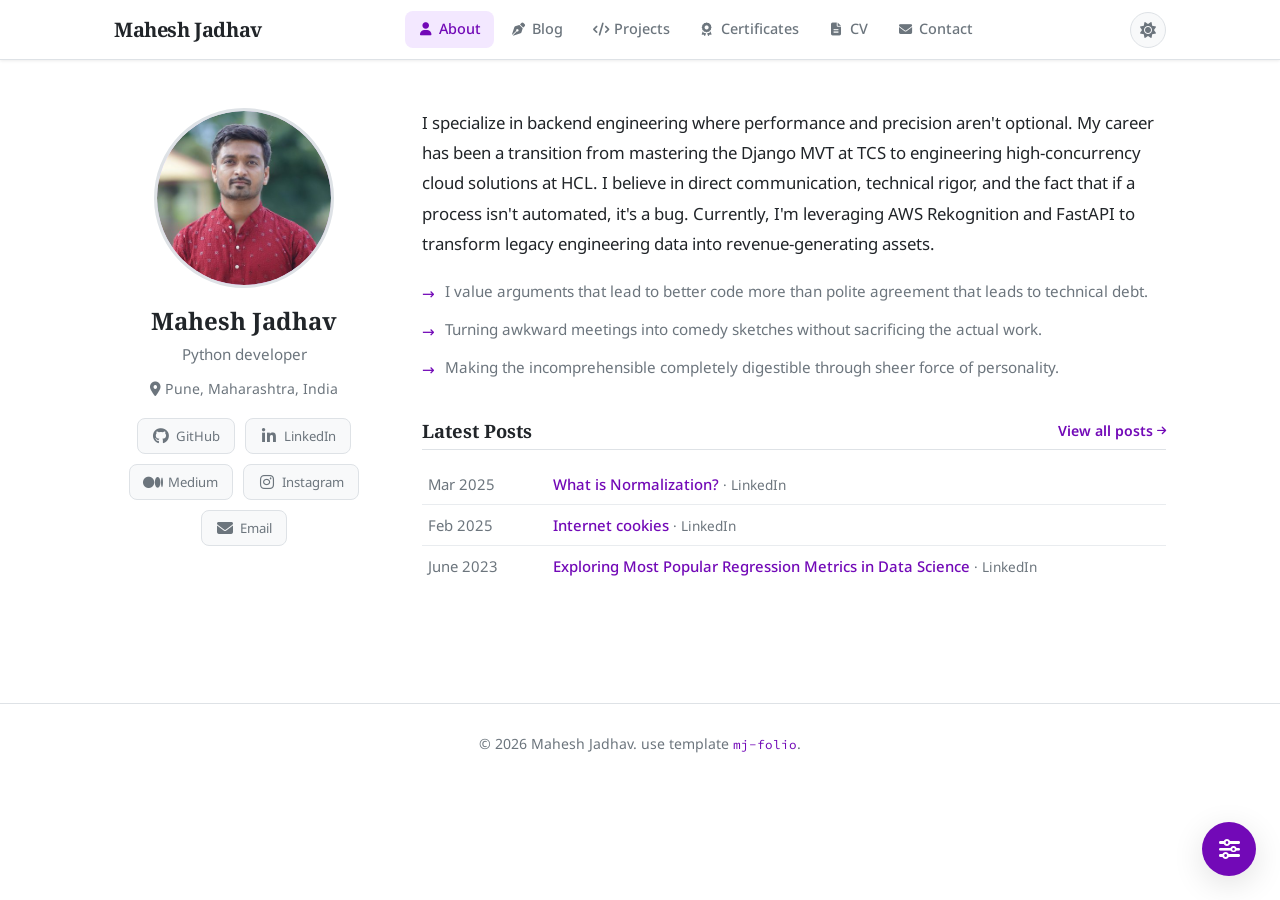
<file: index.html>
<!DOCTYPE html>
<html lang="en" data-theme="light">
<head>
  <meta charset="UTF-8">
  <meta http-equiv="X-UA-Compatible" content="IE=edge">
  <meta name="viewport" content="width=device-width, initial-scale=1.0">
  <meta name="description" content="Mahesh — Software Engineer. Python, Automation, Data.">
  <title>Mahesh | About</title>
  <link rel="preconnect" href="https://fonts.googleapis.com">
  <link rel="preconnect" href="https://fonts.gstatic.com" crossorigin>
  <link href="https://fonts.googleapis.com/css2?family=Noto+Serif:ital,wght@0,400;0,700;1,400&family=Noto+Sans:wght@400;500;700&family=Source+Code+Pro:wght@400;500&display=swap" rel="stylesheet">
  <link rel="stylesheet" href="css/styles.min.css">
  <link rel="stylesheet" href="https://cdnjs.cloudflare.com/ajax/libs/font-awesome/6.5.1/css/all.min.css" crossorigin="anonymous" referrerpolicy="no-referrer">
</head>
<body>

  <!-- ── NAV ─────────────────────────────────────────────── -->
  <header class="navbar" role="banner">
    <div class="navbar__inner">
      <a class="navbar__brand" id="brand-name" href="index.html">Mahesh</a>
      <nav aria-label="Primary navigation">
        <ul id="nav-links" class="navbar__links" role="list"></ul>
      </nav>
      <div class="navbar__controls">
        <button class="theme-toggle" id="theme-toggle" aria-label="Toggle dark mode" type="button">
          <i class="fa-solid fa-sun" aria-hidden="true"></i>
        </button>
        <button class="navbar__hamburger" id="nav-hamburger" aria-label="Toggle navigation" aria-expanded="false" type="button">
          <i class="fa-solid fa-bars" aria-hidden="true"></i>
        </button>
      </div>
    </div>
  </header>

  <main>

    <!-- ── ABOUT (profile sidebar + bio) ──────────────────── -->
    <section class="about-section">
      <div class="about-grid">

        <!-- left sidebar -->
        <aside class="profile-sidebar">
          <div class="profile-photo-wrap">
            <div class="profile-photo" id="profile-photo" aria-label="Profile photo placeholder"></div>
          </div>
          <h1 class="profile-name" id="profile-name"></h1>
          <p class="profile-role" id="profile-role"></p>
          <p class="profile-affiliation" id="profile-affiliation"></p>
          <address class="profile-address" id="profile-address"></address>
          <nav class="profile-social" id="profile-social" aria-label="Social links"></nav>
        </aside>

        <!-- right bio -->
        <div class="about-bio">
          <p id="about-bio-text"></p>
          <div id="about-points" class="about-points"></div>

          <!-- Latest posts preview (links to blog.html) -->
          <div class="feed-block reveal" id="posts-preview">
            <div class="feed-title-row">
              <h2 class="feed-title">Latest Posts</h2>
              <a href="blog.html" class="view-all">View all posts <i class="fa-solid fa-arrow-right fa-xs" aria-hidden="true"></i></a>
            </div>
            <table class="news-table">
              <tbody id="posts-preview-body"></tbody>
            </table>
          </div>
        </div>
      </div>
    </section>

  </main>

  <footer class="site-footer">
    <p>&copy; <span id="footer-year"></span> <span id="footer-name"></span>. use template <code><a href="https://github.com/ursmaheshj/mj-folio">mj-folio</a></code>.</p>
  </footer>

  <script src="js/content.js"></script>
  <script src="js/shared.min.js"></script>
  <script src="js/interactive.min.js" defer></script>
  <script src="js/script.min.js"></script>
</body>
</html>
</file>
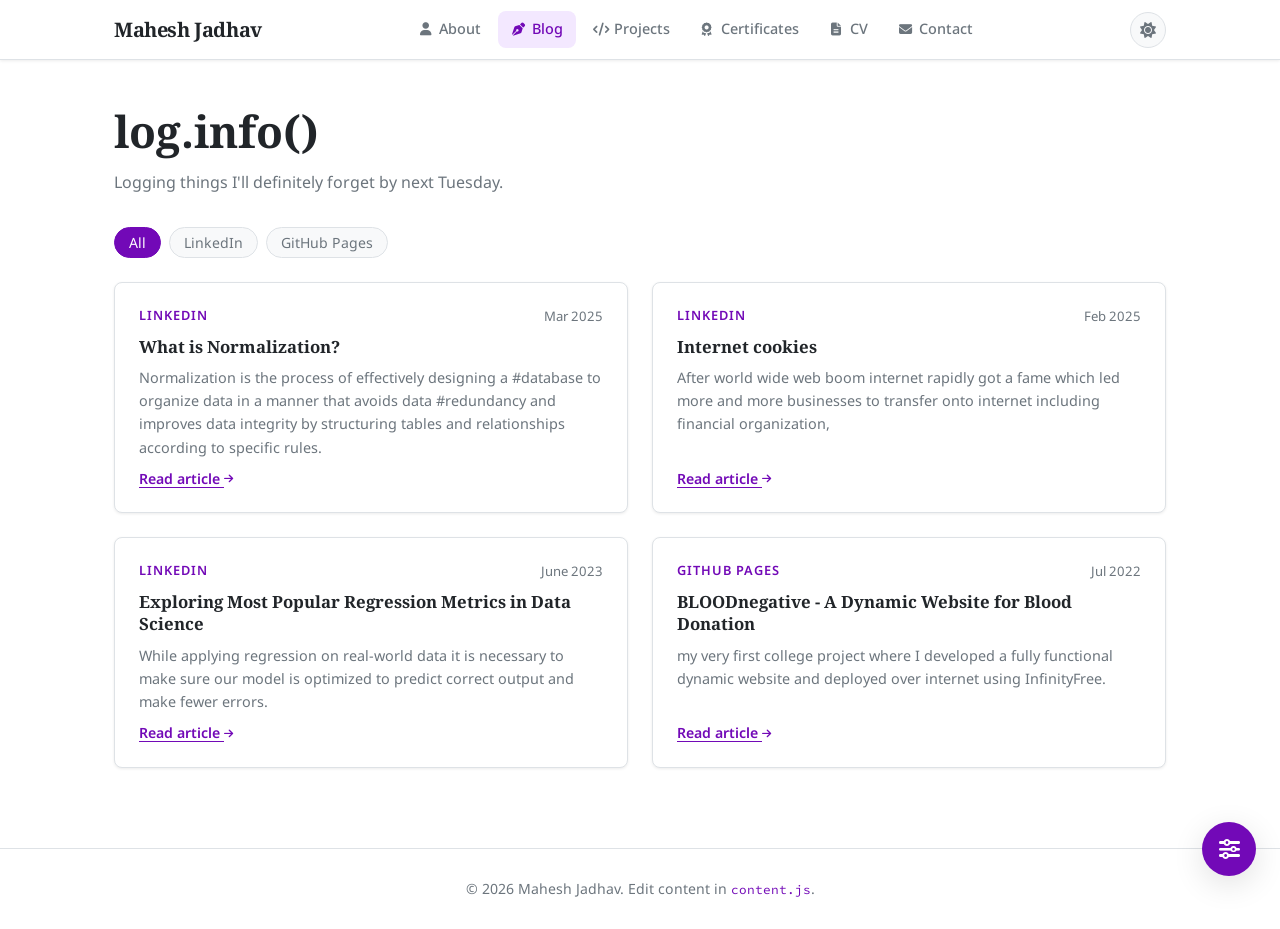
<file: blog.html>
<!DOCTYPE html>
<html lang="en" data-theme="light">
<head>
  <meta charset="UTF-8">
  <meta http-equiv="X-UA-Compatible" content="IE=edge">
  <meta name="viewport" content="width=device-width, initial-scale=1.0">
  <meta name="description" content="Writing across Medium, dev.to, and more.">
  <title>Mahesh | Blog</title>
  <link rel="preconnect" href="https://fonts.googleapis.com">
  <link rel="preconnect" href="https://fonts.gstatic.com" crossorigin>
  <link href="https://fonts.googleapis.com/css2?family=Noto+Serif:ital,wght@0,400;0,700;1,400&family=Noto+Sans:wght@400;500;700&family=Source+Code+Pro:wght@400;500&display=swap" rel="stylesheet">
  <link rel="stylesheet" href="css/styles.min.css">
  <link rel="stylesheet" href="https://cdnjs.cloudflare.com/ajax/libs/font-awesome/6.5.1/css/all.min.css" crossorigin="anonymous" referrerpolicy="no-referrer">
</head>
<body>

  <!-- ── NAV ─────────────────────────────────────────────── -->
  <header class="navbar" role="banner">
    <div class="navbar__inner">
      <a class="navbar__brand" id="brand-name" href="index.html">Mahesh</a>
      <nav aria-label="Primary navigation">
        <ul id="nav-links" class="navbar__links" role="list"></ul>
      </nav>
      <div class="navbar__controls">
        <button class="theme-toggle" id="theme-toggle" aria-label="Toggle dark mode" type="button">
          <i class="fa-solid fa-sun" aria-hidden="true"></i>
        </button>
        <button class="navbar__hamburger" id="nav-hamburger" aria-label="Toggle navigation" aria-expanded="false" type="button">
          <i class="fa-solid fa-bars" aria-hidden="true"></i>
        </button>
      </div>
    </div>
  </header>

  <main>
    <div class="page-hero reveal">
      <h1 class="page-title">log.info()</h1>
      <p class="page-desc">Logging things I'll definitely forget by next Tuesday.</p>
    </div>

    <div id="blog-filters" class="filter-bar" role="tablist" aria-label="Filter by platform"></div>
    <div id="blog-status" class="blog-status" hidden></div>
    <div id="blog-grid" class="blog-grid"></div>
  </main>

  <footer class="site-footer">
    <p>&copy; <span id="footer-year"></span> <span id="footer-name"></span>. Edit content in <code>content.js</code>.</p>
  </footer>

  <script src="js/content.js"></script>
  <script src="js/shared.min.js"></script>
  <script src="js/interactive.min.js" defer></script>
  <script>
    const blogState = { filter: "All" };

    // ── Extract a plain-text excerpt from HTML string ──────
    function htmlToExcerpt(html, maxLen) {
      const tmp = document.createElement("div");
      tmp.innerHTML = html;
      // Remove figure/image elements (common at top of Medium posts)
      tmp.querySelectorAll("figure, img, h3, h4").forEach((el) => el.remove());
      const text = (tmp.textContent || "").replace(/\s+/g, " ").trim();
      return text.length > maxLen ? text.slice(0, maxLen).replace(/\s+\S*$/, "") + "…" : text;
    }

    // ── Fetch Medium posts via rss2json ────────────────────
    // rss2json converts the Medium RSS feed to JSON (handles CORS)
    async function fetchMediumPosts() {
      const feedUrl = data.profile.mediumFeedUrl;
      if (!feedUrl) return [];
      const apiUrl = `https://api.rss2json.com/v1/api.json?rss_url=${encodeURIComponent(feedUrl)}`;
      const res = await fetch(apiUrl);
      if (!res.ok) throw new Error(`HTTP ${res.status}`);
      const json = await res.json();
      if (json.status !== "ok") throw new Error(json.message || "Feed error");
      return json.items.map((item) => ({
        title: item.title,
        platform: "Medium",
        date: new Date(item.pubDate).toLocaleDateString("en-US", { month: "short", year: "numeric" }),
        excerpt: htmlToExcerpt(item.description || item.content || "", 180),
        url: item.link,
        thumbnail: item.thumbnail || null
      }));
    }

    // ── Blog render helpers ────────────────────────────────
    function getPlatforms(posts) {
      return ["All", ...new Set(posts.map((b) => b.platform))];
    }

    function renderBlogFilters(posts) {
      document.getElementById("blog-filters").innerHTML = getPlatforms(posts)
        .map(
          (plat) =>
            `<button class="filter-pill${plat === blogState.filter ? " is-active" : ""}" data-blog-filter="${plat}" type="button">${plat}</button>`
        )
        .join("");
    }

    function renderBlogs(posts) {
      const filtered =
        blogState.filter === "All"
          ? posts
          : posts.filter((b) => b.platform === blogState.filter);

      document.getElementById("blog-grid").innerHTML = filtered
        .map(
          (blog) => `
            <article class="blog-card reveal${blog.thumbnail ? " blog-card--thumb" : ""}">
              ${blog.thumbnail ? `<div class="blog-card__thumb"><img src="${blog.thumbnail}" alt="" loading="lazy"></div>` : ""}
              <div class="blog-card__body">
                <div class="blog-card__meta">
                  <span class="blog-platform">${blog.platform}</span>
                  <span class="blog-date">${blog.date}</span>
                </div>
                <h3 class="blog-card__title">${blog.title}</h3>
                <p class="blog-card__excerpt">${blog.excerpt}</p>
                <a class="text-link" href="${blog.url}" target="_blank" rel="noopener noreferrer">Read article <i class="fa-solid fa-arrow-right fa-xs" aria-hidden="true"></i></a>
              </div>
            </article>`
        )
        .join("");
      setupReveal();
    }

    function setStatus(msg) {
      const el = document.getElementById("blog-status");
      if (msg) { el.textContent = msg; el.hidden = false; }
      else      { el.hidden = true; }
    }

    // ── Main init ─────────────────────────────────────────
    document.addEventListener("click", (e) => {
      const bf = e.target.closest("[data-blog-filter]");
      if (bf) {
        blogState.filter = bf.dataset.blogFilter;
        // re-render with whatever allPosts is at that moment
        renderBlogFilters(window._allPosts);
        renderBlogs(window._allPosts);
      }
    });

    initPage("Blog");

    // Start: show static non-Medium posts while fetching
    const staticNonMedium = (data.blogs || []).filter((b) => b.platform !== "Medium");
    window._allPosts = staticNonMedium;
    setStatus("Fetching posts from Medium…");
    renderBlogFilters(window._allPosts);
    renderBlogs(window._allPosts);
    setupReveal();

    // Fetch live Medium posts, then merge
    fetchMediumPosts()
      .then((mediumPosts) => {
        setStatus(null);
        window._allPosts = [...mediumPosts, ...staticNonMedium];
        renderBlogFilters(window._allPosts);
        renderBlogs(window._allPosts);
      })
      .catch(() => {
        // Fall back to all static posts (including static Medium entries)
        setStatus(null);
        window._allPosts = data.blogs || [];
        renderBlogFilters(window._allPosts);
        renderBlogs(window._allPosts);
      });
  </script>
</body>
</html>
</file>
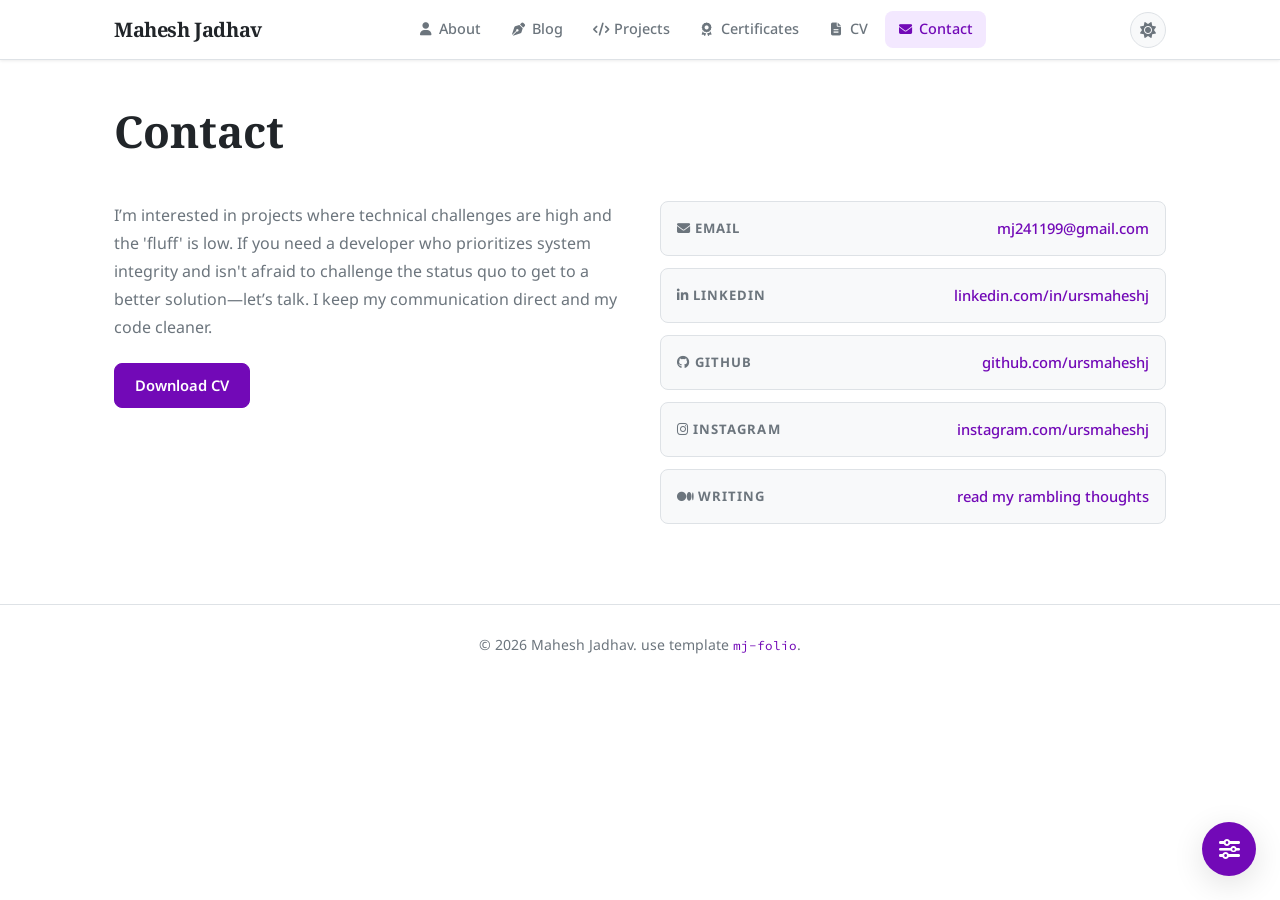
<file: contact.html>
<!DOCTYPE html>
<html lang="en" data-theme="light">
<head>
  <meta charset="UTF-8">
  <meta http-equiv="X-UA-Compatible" content="IE=edge">
  <meta name="viewport" content="width=device-width, initial-scale=1.0">
  <meta name="description" content="Contact Mahesh.">
  <title>Mahesh | Contact</title>
  <link rel="preconnect" href="https://fonts.googleapis.com">
  <link rel="preconnect" href="https://fonts.gstatic.com" crossorigin>
  <link href="https://fonts.googleapis.com/css2?family=Noto+Serif:ital,wght@0,400;0,700;1,400&family=Noto+Sans:wght@400;500;700&family=Source+Code+Pro:wght@400;500&display=swap" rel="stylesheet">
  <link rel="stylesheet" href="css/styles.min.css">
  <link rel="stylesheet" href="https://cdnjs.cloudflare.com/ajax/libs/font-awesome/6.5.1/css/all.min.css" crossorigin="anonymous" referrerpolicy="no-referrer">
</head>
<body>

  <!-- ── NAV ─────────────────────────────────────────────── -->
  <header class="navbar" role="banner">
    <div class="navbar__inner">
      <a class="navbar__brand" id="brand-name" href="index.html">Mahesh</a>
      <nav aria-label="Primary navigation">
        <ul id="nav-links" class="navbar__links" role="list"></ul>
      </nav>
      <div class="navbar__controls">
        <button class="theme-toggle" id="theme-toggle" aria-label="Toggle dark mode" type="button">
          <i class="fa-solid fa-sun" aria-hidden="true"></i>
        </button>
        <button class="navbar__hamburger" id="nav-hamburger" aria-label="Toggle navigation" aria-expanded="false" type="button">
          <i class="fa-solid fa-bars" aria-hidden="true"></i>
        </button>
      </div>
    </div>
  </header>

  <main>
    <div class="page-hero reveal">
      <h1 class="page-title">Contact</h1>
    </div>

    <div class="contact-grid">
      <div class="contact-intro">
        <p id="contact-copy"></p>
        <a id="resume-link" class="btn btn-primary" href="#" target="_blank">Download CV</a>
      </div>
      <div id="contact-links" class="contact-links"></div>
    </div>
  </main>

  <footer class="site-footer">
    <p>&copy; <span id="footer-year"></span> <span id="footer-name"></span>. use template <code><a href="https://github.com/ursmaheshj/mj-folio">mj-folio</a></code>.</p>
  </footer>

  <script src="js/content.js"></script>
  <script src="js/shared.min.js"></script>
  <script src="js/interactive.min.js" defer></script>
  <script>
    document.getElementById("contact-copy").textContent = data.contact.copy;
    document.getElementById("resume-link").href = data.contact.resumeUrl;

    document.getElementById("contact-links").innerHTML = data.contact.links
      .map(
        (link) => `
          <a class="contact-link" href="${link.url}">
            <span class="contact-link__label">${link.faIcon ? `<i class="${link.faIcon}" aria-hidden="true"></i> ` : ""}${link.label}</span>
            <span class="contact-link__value">${link.value}</span>
          </a>`
      )
      .join("");

    initPage("Contact");
    setupReveal();
  </script>
</body>
</html>
</file>
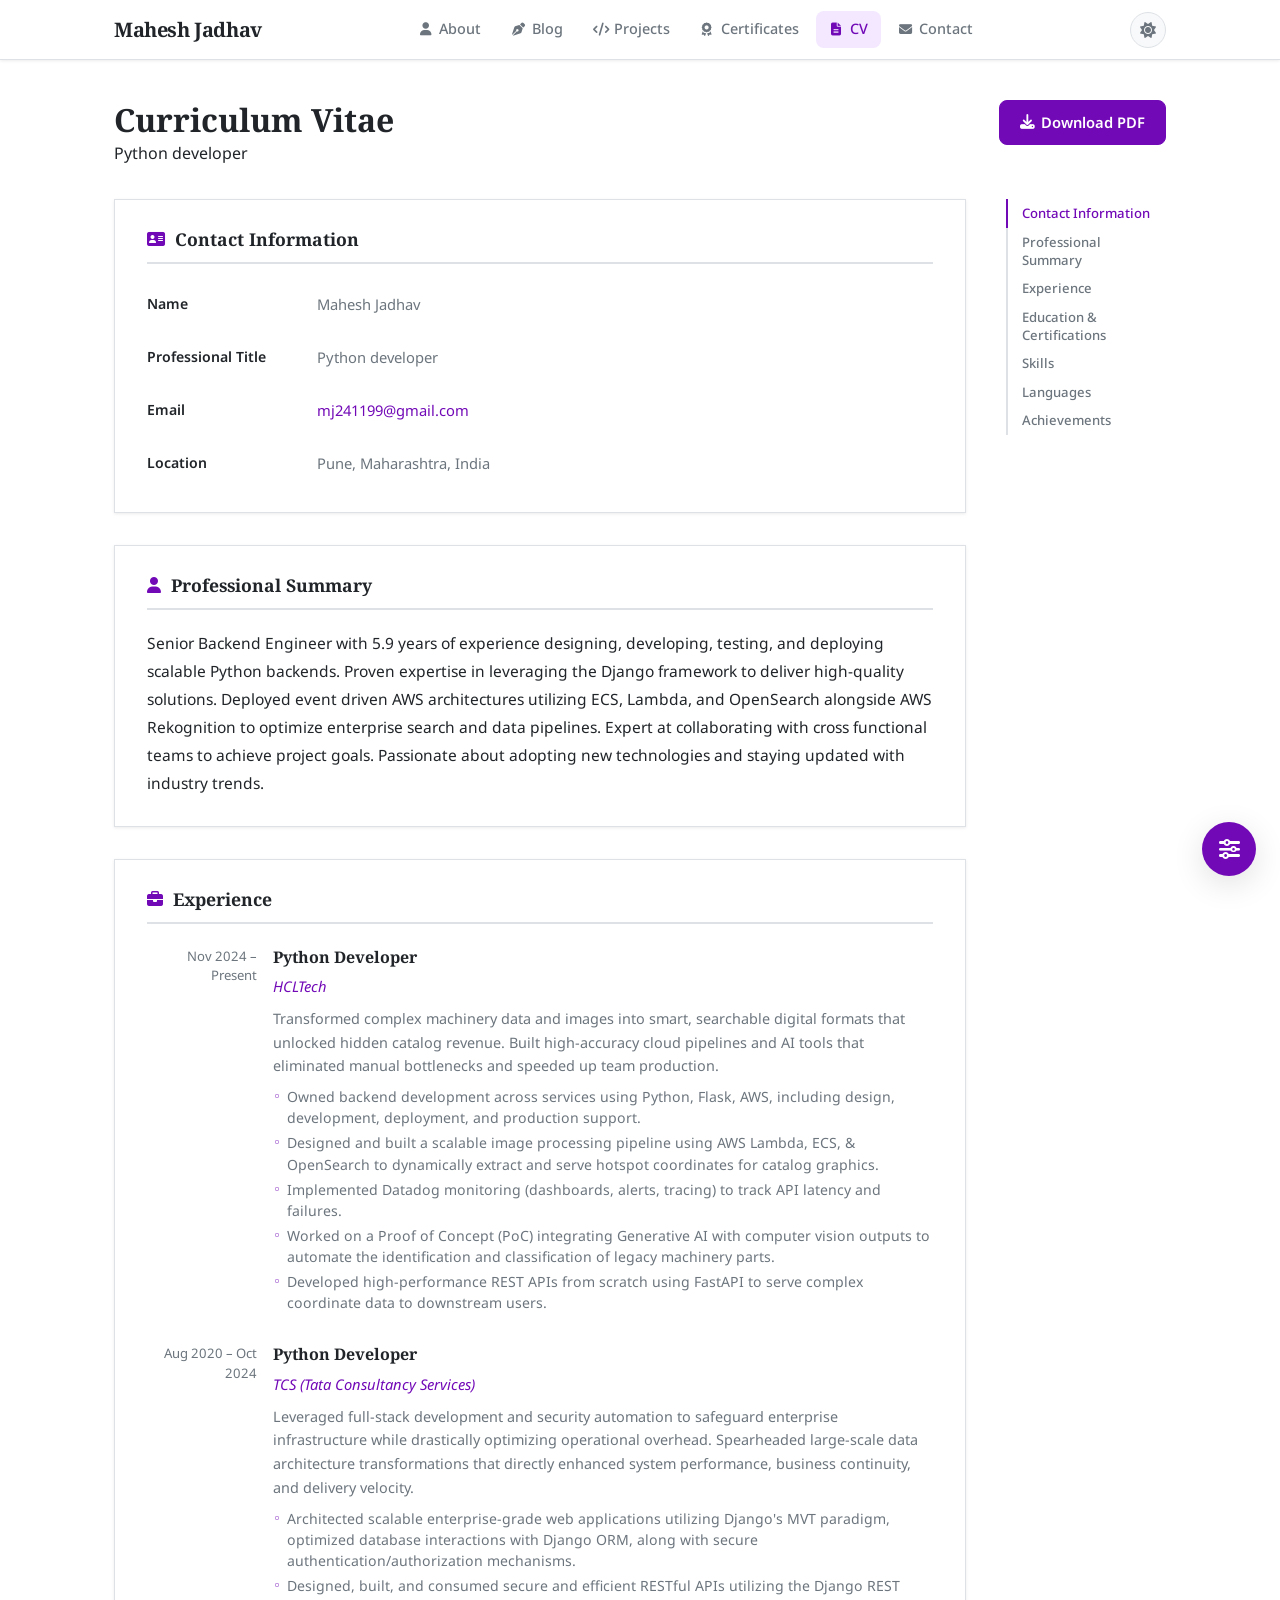
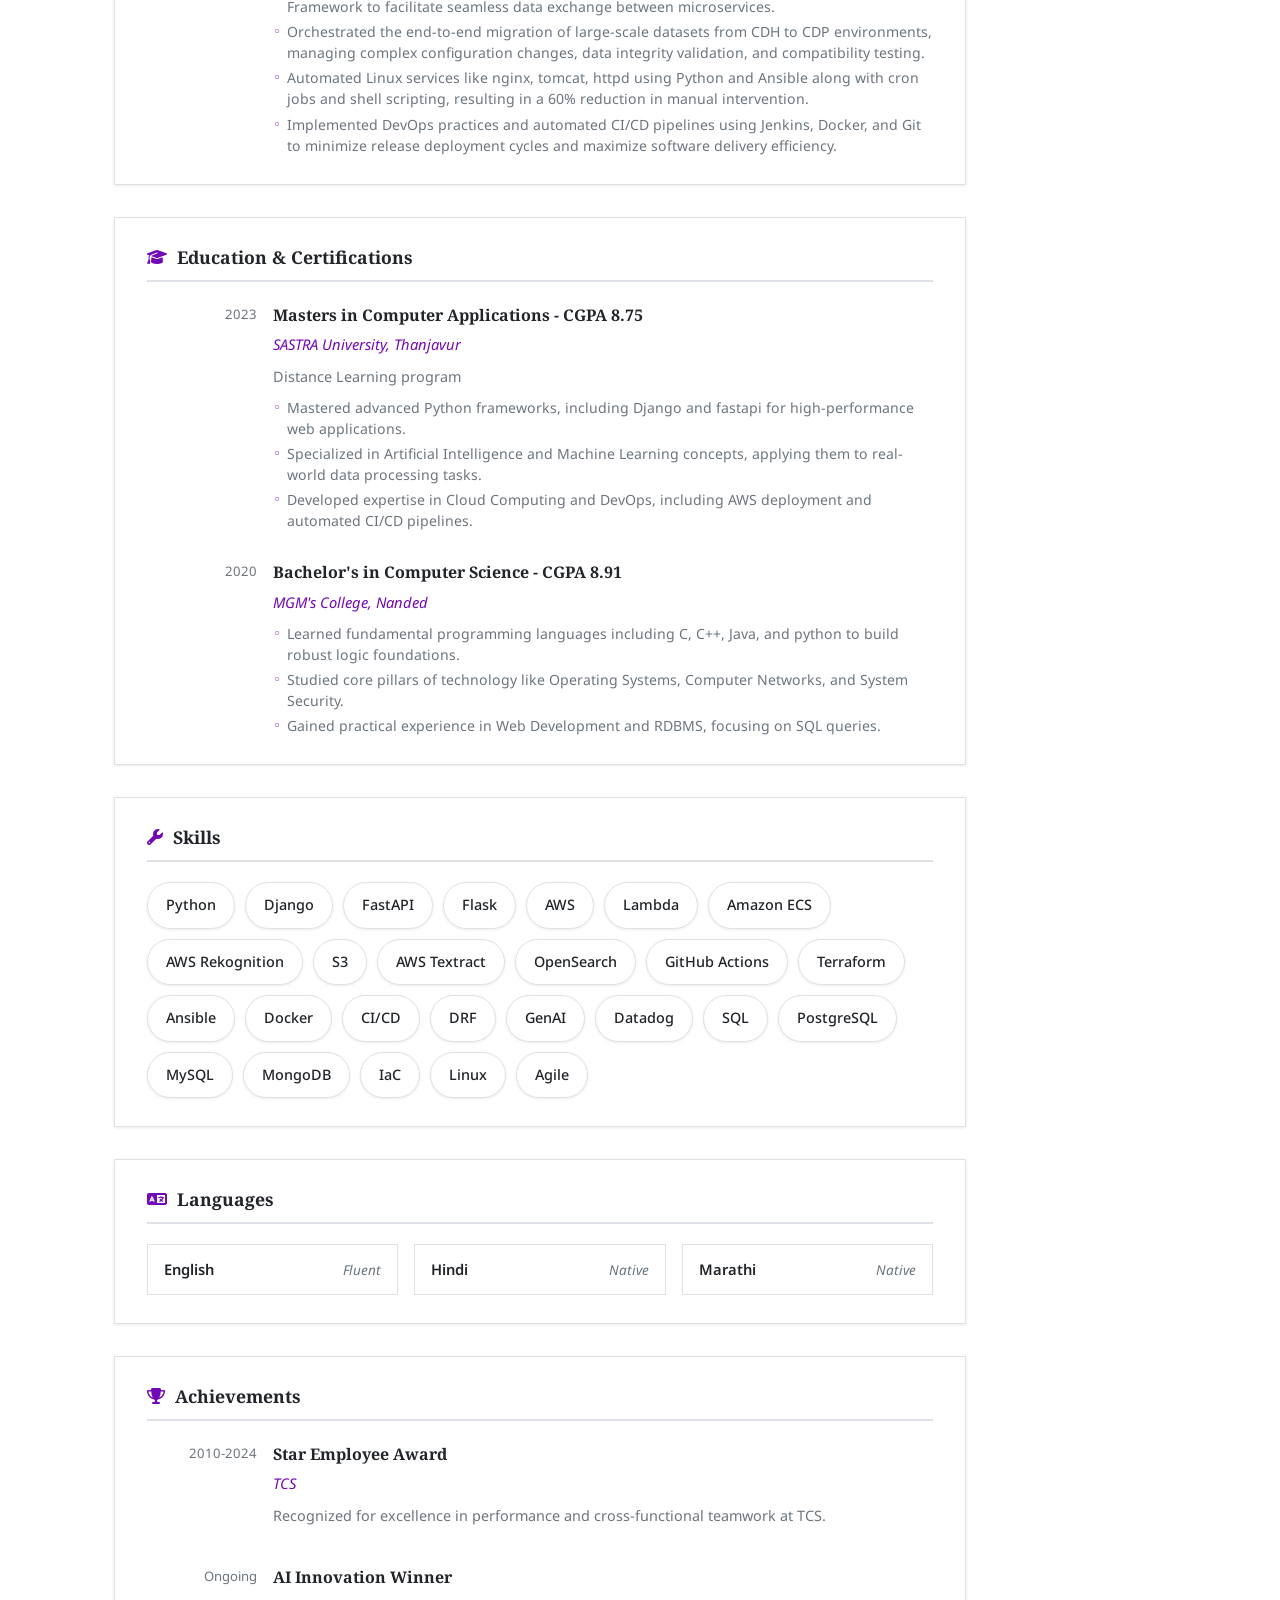
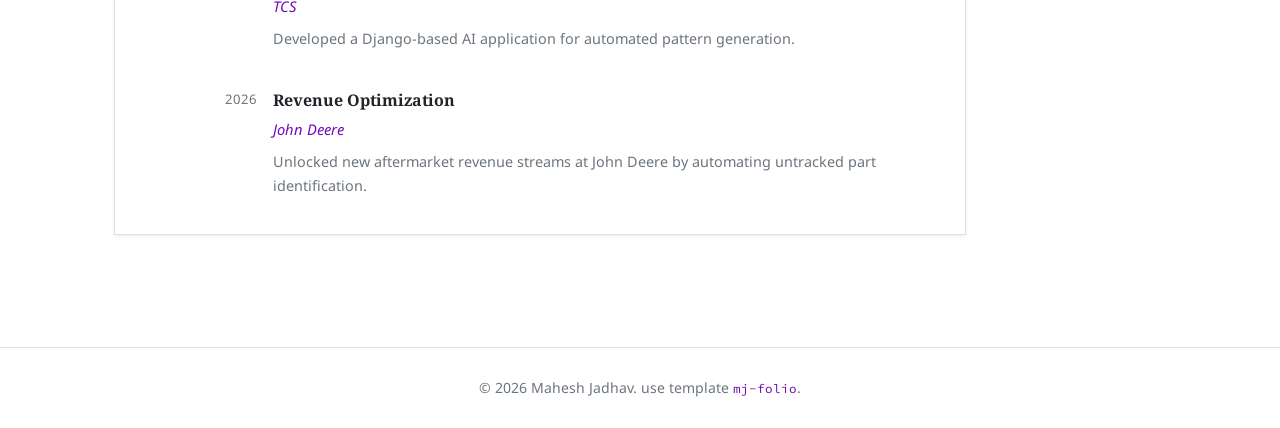
<file: cv.html>
<!DOCTYPE html>
<html lang="en" data-theme="light">
<head>
  <meta charset="UTF-8">
  <meta http-equiv="X-UA-Compatible" content="IE=edge">
  <meta name="viewport" content="width=device-width, initial-scale=1.0">
  <meta name="description" content="Curriculum Vitae — Mahesh.">
  <title>Mahesh | CV</title>
  <link rel="preconnect" href="https://fonts.googleapis.com">
  <link rel="preconnect" href="https://fonts.gstatic.com" crossorigin>
  <link href="https://fonts.googleapis.com/css2?family=Noto+Serif:ital,wght@0,400;0,700;1,400&family=Noto+Sans:wght@400;500;700&family=Source+Code+Pro:wght@400;500&display=swap" rel="stylesheet">
  <link rel="stylesheet" href="css/styles.min.css">
  <link rel="stylesheet" href="https://cdnjs.cloudflare.com/ajax/libs/font-awesome/6.5.1/css/all.min.css" crossorigin="anonymous" referrerpolicy="no-referrer">
</head>
<body>

  <!-- ── NAV ─────────────────────────────────────────────── -->
  <header class="navbar" role="banner">
    <div class="navbar__inner">
      <a class="navbar__brand" id="brand-name" href="index.html">Mahesh</a>
      <nav aria-label="Primary navigation">
        <ul id="nav-links" class="navbar__links" role="list"></ul>
      </nav>
      <div class="navbar__controls">
        <button class="theme-toggle" id="theme-toggle" aria-label="Toggle dark mode" type="button">
          <i class="fa-solid fa-sun" aria-hidden="true"></i>
        </button>
        <button class="navbar__hamburger" id="nav-hamburger" aria-label="Toggle navigation" aria-expanded="false" type="button">
          <i class="fa-solid fa-bars" aria-hidden="true"></i>
        </button>
      </div>
    </div>
  </header>

  <main>

    <!-- CV title row -->
    <div class="cv-page-header reveal">
      <div>
        <h1 class="page-title">Curriculum Vitae</h1>
        <p id="cv-page-desc" class="page-desc"></p>
      </div>
      <a id="cv-download" class="btn btn-primary" href="#"><i class="fa-solid fa-download" aria-hidden="true"></i> Download PDF</a>
    </div>

    <!-- Main area + sticky TOC -->
    <div class="cv-page-wrap">

      <div class="cv-main" id="cv-main">

        <!-- Contact -->
        <section class="cv-section reveal" id="cv-contact">
          <h2 class="cv-section-title"><i class="fa-solid fa-address-card" aria-hidden="true"></i> Contact Information</h2>
          <div id="cv-contact-grid" class="cv-contact-grid"></div>
        </section>

        <!-- Summary -->
        <section class="cv-section reveal" id="cv-summary">
          <h2 class="cv-section-title"><i class="fa-solid fa-user" aria-hidden="true"></i> Professional Summary</h2>
          <p id="cv-summary-text" class="cv-summary-text"></p>
        </section>

        <!-- Experience -->
        <section class="cv-section reveal" id="cv-experience-sec">
          <h2 class="cv-section-title"><i class="fa-solid fa-briefcase" aria-hidden="true"></i> Experience</h2>
          <div id="cv-experience-list" class="cv-entries-list"></div>
        </section>

        <!-- Education -->
        <section class="cv-section reveal" id="cv-education-sec">
          <h2 class="cv-section-title"><i class="fa-solid fa-graduation-cap" aria-hidden="true"></i> Education &amp; Certifications</h2>
          <div id="cv-education-list" class="cv-entries-list"></div>
        </section>

        <!-- Skills -->
        <section class="cv-section reveal" id="cv-skills-sec">
          <h2 class="cv-section-title"><i class="fa-solid fa-wrench" aria-hidden="true"></i> Skills</h2>
          <div id="skills-grid" class="skills-grid"></div>
        </section>

        <!-- Languages -->
        <section class="cv-section reveal" id="cv-languages-sec">
          <h2 class="cv-section-title"><i class="fa-solid fa-language" aria-hidden="true"></i> Languages</h2>
          <div id="cv-languages-list" class="cv-languages-list"></div>
        </section>

        <!-- Achievements -->
        <section class="cv-section reveal" id="cv-achievements-sec">
          <h2 class="cv-section-title"><i class="fa-solid fa-trophy" aria-hidden="true"></i> Achievements</h2>
          <div id="cv-achievements-list" class="cv-entries-list"></div>
        </section>

      </div><!-- /.cv-main -->

      <!-- Right TOC -->
      <nav class="cv-toc" id="cv-toc" aria-label="CV sections">
        <ul id="cv-toc-list"></ul>
      </nav>

    </div><!-- /.cv-page-wrap -->

  </main>

  <footer class="site-footer">
    <p>&copy; <span id="footer-year"></span> <span id="footer-name"></span>. use template <code><a href="https://github.com/ursmaheshj/mj-folio">mj-folio</a></code>.</p>
  </footer>

  <script src="js/content.js"></script>
  <script src="js/shared.min.js"></script>
  <script src="js/interactive.min.js" defer></script>
  <script>

    // ── Contact section ────────────────────────────────────
    // CV contact shows only professional info: Name, Title, Email, Location
    // Social links (GitHub, LinkedIn) are excluded from CV
    function renderCVContact() {
      const emailLink = (data.contact.links || []).find((l) => l.label === "Email");
      const rows = [
        { label: "Name",     value: data.profile.name },
        { label: "Professional Title",    value: data.profile.role },
        emailLink
          ? { label: "Email", value: emailLink.value, url: emailLink.url }
          : null,
        ...(data.profile.address || []).map((line, i) => ({ label: i === 0 ? "Location" : "", value: line }))
        // Social links removed from CV - they appear on Contact page instead
      ].filter(Boolean);

      document.getElementById("cv-contact-grid").innerHTML = rows
        .map(
          (row) => `
          <div class="cv-contact-row">
            <span class="cv-contact-label">${row.label}</span>
            <span class="cv-contact-value">${
              row.url
                ? `<a href="${row.url}" target="_blank" rel="noopener noreferrer">${row.value}</a>`
                : row.value
            }</span>
          </div>`
        )
        .join("");
    }

    // ── Entry template ─────────────────────────────────────
    function cvEntryHTML(item) {
      const highlightList =
        item.highlights && item.highlights.length
          ? `<ul class="cv-entry-v2__highlights">${item.highlights.map((h) => `<li>${h}</li>`).join("")}</ul>`
          : "";
      return `
        <div class="cv-entry-v2">
          <div class="cv-entry-v2__date">${item.period}</div>
          <div class="cv-entry-v2__content">
            <p class="cv-entry-v2__role">${item.role}</p>
            <p class="cv-entry-v2__org">${item.company}</p>
            ${item.summary ? `<p class="cv-entry-v2__summary">${item.summary}</p>` : ""}
            ${highlightList}
          </div>
        </div>`;
    }

    // ── Experience & Education ─────────────────────────────
    function renderCVSections() {
      const expEntries = data.experience.filter((e) => e.type !== "education");
      document.getElementById("cv-experience-list").innerHTML = expEntries.map(cvEntryHTML).join("");

      const eduEntries = data.experience.filter((e) => e.type === "education");
      document.getElementById("cv-education-list").innerHTML = eduEntries.map(cvEntryHTML).join("");
    }

    // ── Skills Pills ────────────────────────────────────────
    function renderSkills() {
      document.getElementById("skills-grid").innerHTML = data.skills
        .map((skill) => `<span class="skill-pill">${skill}</span>`)
        .join("");
    }

    // ── Languages ──────────────────────────────────────────
    function renderLanguages() {
      if (!data.cv?.languages || data.cv.languages.length === 0) {
        document.getElementById("cv-languages-sec").style.display = "none";
        return;
      }
      
      document.getElementById("cv-languages-list").innerHTML = data.cv.languages
        .map((lang) => `
          <div class="cv-language-item">
            <span class="cv-language-name">${lang.language}</span>
            <span class="cv-language-proficiency">${lang.proficiency}</span>
          </div>
        `)
        .join("");
    }

    // ── Achievements ───────────────────────────────────────
    function renderAchievements() {
      if (!data.cv?.achievements || data.cv.achievements.length === 0) {
        document.getElementById("cv-achievements-sec").style.display = "none";
        return;
      }
      
      document.getElementById("cv-achievements-list").innerHTML = data.cv.achievements
        .map((achievement) => `
          <div class="cv-entry-v2">
            <div class="cv-entry-v2__date">${achievement.date}</div>
            <div class="cv-entry-v2__content">
              <p class="cv-entry-v2__role">${achievement.title}</p>
              <p class="cv-entry-v2__org">${achievement.issuer}</p>
              ${achievement.description ? `<p class="cv-entry-v2__summary">${achievement.description}</p>` : ""}
            </div>
          </div>
        `)
        .join("");
    }

    // ── Right TOC with scroll spy ──────────────────────────
    function buildTOC() {
      const sections = Array.from(document.querySelectorAll(".cv-section[id]"));
      const tocList = document.getElementById("cv-toc-list");

      tocList.innerHTML = sections
        .map(
          (s) => {
            const label = s.querySelector(".cv-section-title")?.textContent.replace(/&amp;/g, "&") || s.id;
            return `<li><a href="#${s.id}">${label}</a></li>`;
          }
        )
        .join("");

      // Highlight active link on scroll
      const links = Array.from(tocList.querySelectorAll("a"));
      const obs = new IntersectionObserver(
        (entries) => {
          entries.forEach((e) => {
            const link = tocList.querySelector(`a[href="#${e.target.id}"]`);
            if (link) link.classList.toggle("is-active", e.isIntersecting);
          });
        },
        { rootMargin: "-15% 0px -65% 0px", threshold: 0 }
      );
      sections.forEach((s) => obs.observe(s));
    }

    // ── Initialise ─────────────────────────────────────────
    const p = data.profile;
    document.getElementById("cv-page-desc").textContent =
      [p.role, p.affiliation].filter(Boolean).join(" · ");

    // Set professional summary
    document.getElementById("cv-summary-text").textContent = data.cv?.summary || "";

    const dlBtn = document.getElementById("cv-download");
    if (dlBtn && data.contact?.resumeUrl) dlBtn.href = data.contact.resumeUrl;

    initPage("CV");
    renderCVContact();
    renderCVSections();
    renderSkills();
    renderLanguages();
    renderAchievements();
    buildTOC();
    setupReveal();
  </script>
</body>
</html>
</file>
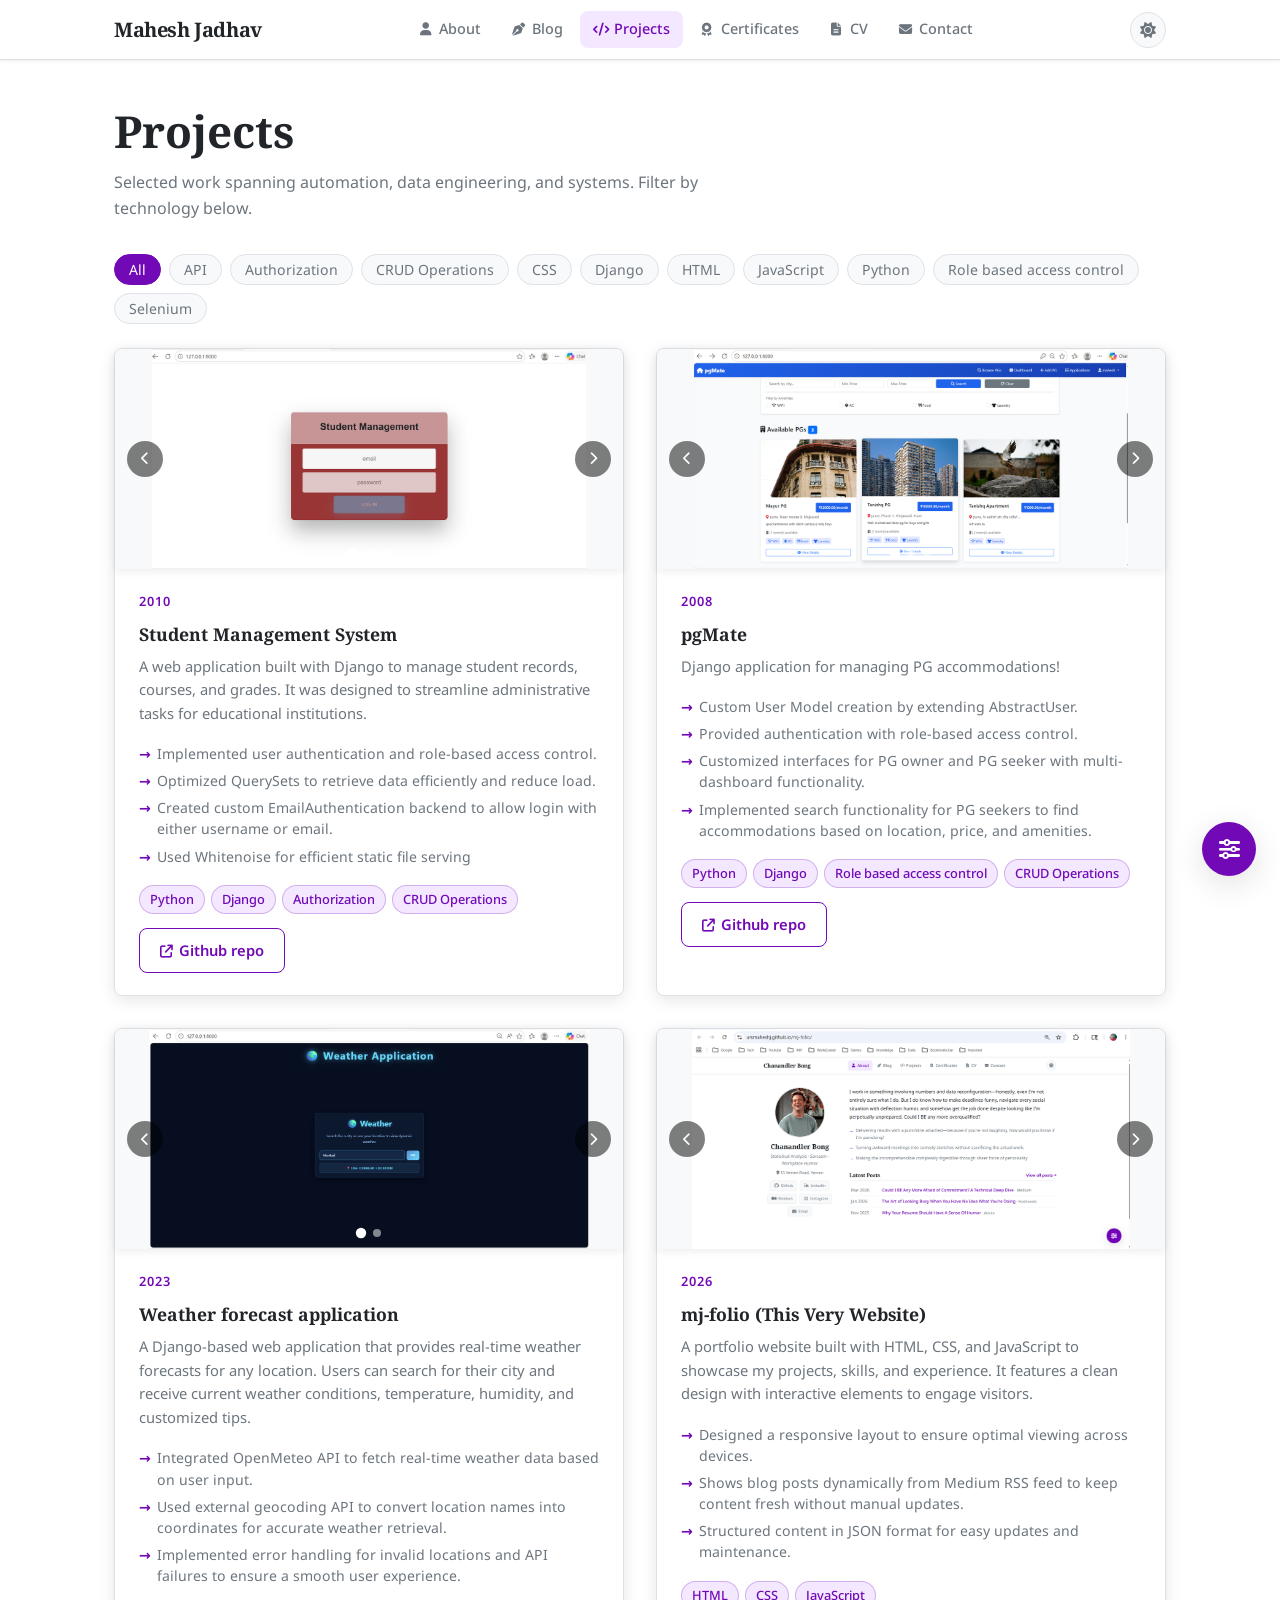
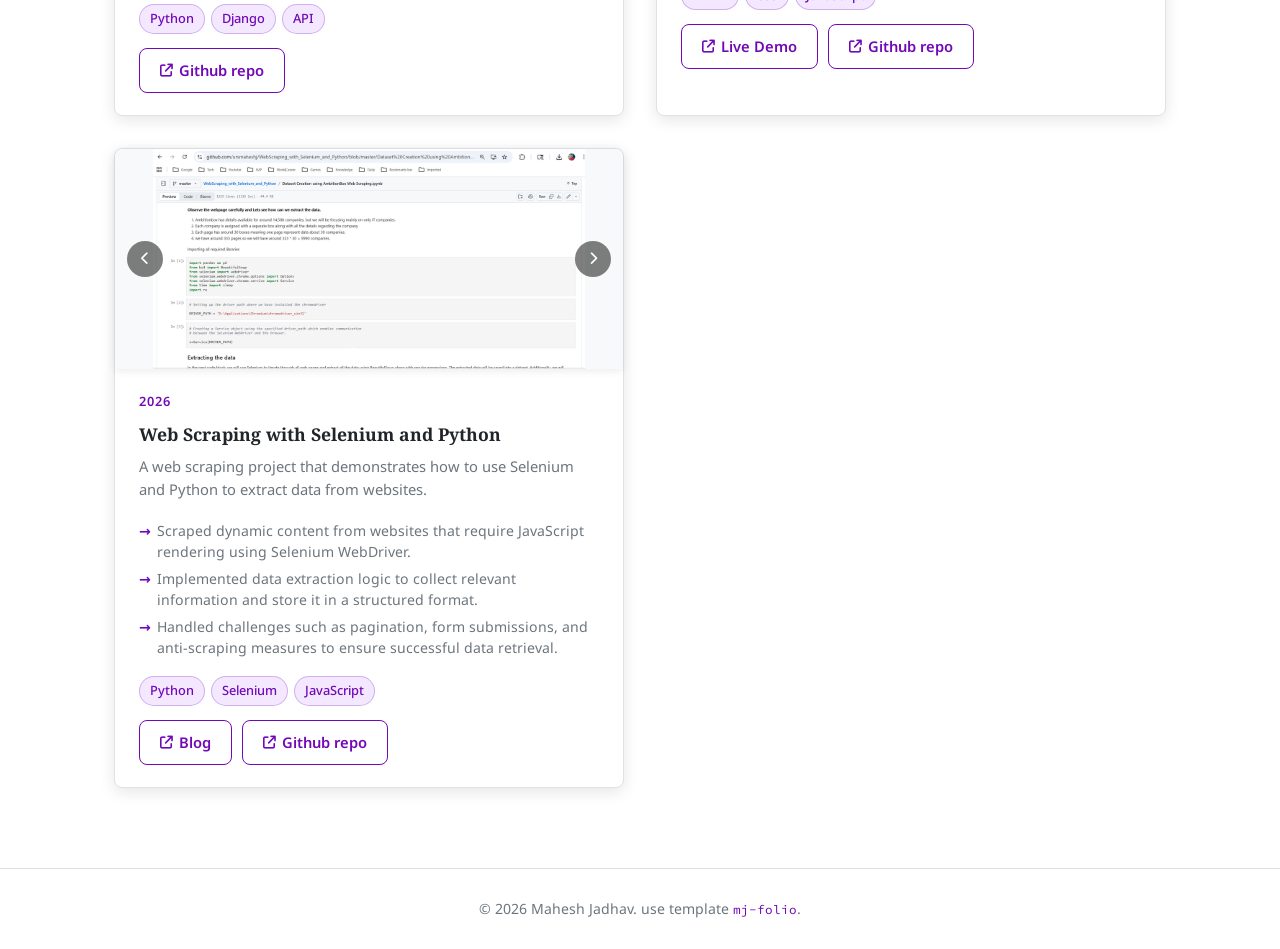
<file: projects.html>
<!DOCTYPE html>
<html lang="en" data-theme="light">
<head>
  <meta charset="UTF-8">
  <meta http-equiv="X-UA-Compatible" content="IE=edge">
  <meta name="viewport" content="width=device-width, initial-scale=1.0">
  <meta name="description" content="Projects — automation, data engineering, and more.">
  <title>Mahesh | Projects</title>
  <link rel="preconnect" href="https://fonts.googleapis.com">
  <link rel="preconnect" href="https://fonts.gstatic.com" crossorigin>
  <link href="https://fonts.googleapis.com/css2?family=Noto+Serif:ital,wght@0,400;0,700;1,400&family=Noto+Sans:wght@400;500;700&family=Source+Code+Pro:wght@400;500&display=swap" rel="stylesheet">
  <link rel="stylesheet" href="css/styles.min.css">
  <link rel="stylesheet" href="https://cdnjs.cloudflare.com/ajax/libs/font-awesome/6.5.1/css/all.min.css" crossorigin="anonymous" referrerpolicy="no-referrer">
</head>
<body>

  <!-- ── NAV ─────────────────────────────────────────────── -->
  <header class="navbar" role="banner">
    <div class="navbar__inner">
      <a class="navbar__brand" id="brand-name" href="index.html">Mahesh</a>
      <nav aria-label="Primary navigation">
        <ul id="nav-links" class="navbar__links" role="list"></ul>
      </nav>
      <div class="navbar__controls">
        <button class="theme-toggle" id="theme-toggle" aria-label="Toggle dark mode" type="button">
          <i class="fa-solid fa-sun" aria-hidden="true"></i>
        </button>
        <button class="navbar__hamburger" id="nav-hamburger" aria-label="Toggle navigation" aria-expanded="false" type="button">
          <i class="fa-solid fa-bars" aria-hidden="true"></i>
        </button>
      </div>
    </div>
  </header>

  <main>
    <div class="page-hero reveal">
      <h1 class="page-title">Projects</h1>
      <p class="page-desc">Selected work spanning automation, data engineering, and systems. Filter by technology below.</p>
    </div>

    <div id="project-filters" class="filter-bar" role="tablist" aria-label="Filter by technology"></div>
    <div id="project-grid" class="project-grid"></div>
  </main>

  <footer class="site-footer">
    <p>&copy; <span id="footer-year"></span> <span id="footer-name"></span>. use template <code><a href="https://github.com/ursmaheshj/mj-folio">mj-folio</a></code>.</p>
  </footer>

  <script src="js/content.js"></script>
  <script src="js/shared.min.js"></script>
  <script src="js/interactive.min.js" defer></script>
  <script>
    const projectState = { filter: "All", highlightedProjectIndex: null };

    // Get all unique technologies from project stacks
    function getProjectTechnologies() {
      const allTech = new Set();
      (window.PORTFOLIO_DATA?.projects || []).forEach(p => {
        (p.stack || []).forEach(tech => allTech.add(tech));
      });
      return ["All", ...Array.from(allTech).sort()];
    }

    function renderProjectFilters() {
      document.getElementById("project-filters").innerHTML = getProjectTechnologies()
        .map(
          (tech) =>
            `<button class="filter-pill${tech === projectState.filter ? " is-active" : ""}" data-project-filter="${tech}" type="button">${tech}</button>`
        )
        .join("");
    }

    function renderProjects() {
      const projects = window.PORTFOLIO_DATA?.projects || [];
      const filtered =
        projectState.filter === "All"
          ? projects
          : projects.filter((p) => (p.stack || []).includes(projectState.filter));

      document.getElementById("project-grid").innerHTML = filtered
        .map((project, index) => {
          const hasImages = project.images && project.images.length > 0;
          const hasMultipleImages = hasImages && project.images.length > 1;
          
          return `
            <article class="project-card reveal" data-project-index="${index}" role="button" tabindex="0">
              ${hasImages ? `
                <div class="project-card__image-slider" data-project-id="${index}">
                  <div class="project-card__images">
                    ${project.images.map((img, imgIndex) => `
                      <img 
                        src="${img}" 
                        alt="${project.title} - Image ${imgIndex + 1}"
                        class="project-card__image ${imgIndex === 0 ? 'is-active' : ''}"
                        loading="lazy"
                      />
                    `).join('')}
                  </div>
                  ${hasMultipleImages ? `
                    <button class="project-slider__btn project-slider__btn--prev" data-action="prev" aria-label="Previous image">
                      <i class="fa-solid fa-chevron-left"></i>
                    </button>
                    <button class="project-slider__btn project-slider__btn--next" data-action="next" aria-label="Next image">
                      <i class="fa-solid fa-chevron-right"></i>
                    </button>
                    <div class="project-slider__dots">
                      ${project.images.map((_, dotIndex) => `
                        <button class="project-slider__dot ${dotIndex === 0 ? 'is-active' : ''}" data-index="${dotIndex}" aria-label="Go to image ${dotIndex + 1}"></button>
                      `).join('')}
                    </div>
                  ` : ''}
                </div>
              ` : ''}
              <div class="project-card__content">
                <span class="project-card__year">${project.year}</span>
                <h3 class="project-card__title">${project.title}</h3>
                <p class="project-card__summary">${project.summary}</p>
                ${project.impact ? `<p class="project-card__impact"><i class="fa-solid fa-bolt fa-sm" aria-hidden="true"></i> ${project.impact}</p>` : ''}
                ${project.details ? `
                  <ul class="project-card__details">
                    ${project.details.map(detail => `<li>${detail}</li>`).join('')}
                  </ul>
                ` : ''}
                <div class="project-card__stack">
                  ${project.stack.map((s) => `<span class="tag">${s}</span>`).join("")}
                </div>
                <div class="project-card__links">
                  ${project.links.map((l) => `<a class="btn btn-outline btn-sm" href="${l.url}"><i class="fa-solid fa-arrow-up-right-from-square fa-sm" aria-hidden="true"></i> ${l.label}</a>`).join("")}
                </div>
              </div>
            </article>`;
        })
        .join("");
      setupReveal();
      initializeProjectSliders();
      initializeProjectCards();
    }

    // Image slider functionality for cards
    function initializeProjectSliders() {
      document.querySelectorAll('.project-card__image-slider').forEach(slider => {
        const images = slider.querySelectorAll('.project-card__image');
        const dots = slider.querySelectorAll('.project-slider__dot');
        let currentIndex = 0;

        const showImage = (index) => {
          images.forEach((img, i) => {
            img.classList.toggle('is-active', i === index);
          });
          dots.forEach((dot, i) => {
            dot.classList.toggle('is-active', i === index);
          });
          currentIndex = index;
        };

        slider.addEventListener('click', (e) => {
          e.stopPropagation(); // Prevent card click from highlighting
          const btn = e.target.closest('[data-action]');
          const dot = e.target.closest('[data-index]');
          
          if (btn) {
            e.preventDefault();
            const action = btn.dataset.action;
            if (action === 'prev') {
              const newIndex = currentIndex > 0 ? currentIndex - 1 : images.length - 1;
              showImage(newIndex);
            } else if (action === 'next') {
              const newIndex = currentIndex < images.length - 1 ? currentIndex + 1 : 0;
              showImage(newIndex);
            }
          }
          
          if (dot) {
            e.preventDefault();
            showImage(parseInt(dot.dataset.index));
          }
        });
      });
    }

    // Project card highlight functionality
    function initializeProjectCards() {
      document.querySelectorAll('.project-card').forEach(card => {
        card.addEventListener('click', (e) => {
          // Don't highlight if clicking on links
          if (e.target.closest('a')) return;
          
          const projectIndex = parseInt(card.dataset.projectIndex);
          highlightProjectCard(projectIndex);
        });
        
        // Make images clickable to highlight
        const images = card.querySelectorAll('.project-card__image');
        images.forEach(img => {
          img.style.cursor = 'pointer';
          img.addEventListener('click', (e) => {
            e.stopPropagation();
            const projectIndex = parseInt(card.dataset.projectIndex);
            highlightProjectCard(projectIndex);
          });
        });

        card.addEventListener('keypress', (e) => {
          if (e.key === 'Enter' || e.key === ' ') {
            const projectIndex = parseInt(card.dataset.projectIndex);
            highlightProjectCard(projectIndex);
          }
        });
      });
    }

    function highlightProjectCard(projectIndex) {
      const projectGrid = document.getElementById('project-grid');
      const cards = document.querySelectorAll('.project-card');
      
      // Remove highlight from all cards
      cards.forEach(card => card.classList.remove('is-highlighted'));
      projectGrid.classList.remove('has-highlighted');
      
      // Remove existing close button
      const existingCloseBtn = document.getElementById('project-close-btn');
      if (existingCloseBtn) existingCloseBtn.remove();
      
      // Add highlight to selected card
      const selectedCard = document.querySelector(`[data-project-index="${projectIndex}"]`);
      if (selectedCard) {
        selectedCard.classList.add('is-highlighted');
        projectGrid.classList.add('has-highlighted');
        projectState.highlightedProjectIndex = projectIndex;
        
        // Create and add close button on card
        const closeBtn = document.createElement('button');
        closeBtn.id = 'project-close-btn';
        closeBtn.innerHTML = '&times;';
        closeBtn.setAttribute('aria-label', 'Close project details');
        closeBtn.style.cssText = `
          position: absolute;
          top: 12px;
          right: 12px;
          width: 28px;
          height: 28px;
          background: var(--accent);
          color: white;
          border: none;
          border-radius: 50%;
          font-size: 20px;
          cursor: pointer;
          z-index: 102;
          display: flex;
          align-items: center;
          justify-content: center;
          transition: all 150ms ease;
          padding: 0;
          line-height: 1;
        `;
        closeBtn.addEventListener('click', (e) => {
          e.stopPropagation();
          clearHighlight();
        });
        closeBtn.addEventListener('mouseover', () => {
          closeBtn.style.opacity = '0.8';
          closeBtn.style.transform = 'scale(1.05)';
        });
        closeBtn.addEventListener('mouseout', () => {
          closeBtn.style.opacity = '1';
          closeBtn.style.transform = 'scale(1)';
        });
        selectedCard.appendChild(closeBtn);
      }
    }

    function clearHighlight() {
      const projectGrid = document.getElementById('project-grid');
      const cards = document.querySelectorAll('.project-card');
      cards.forEach(card => card.classList.remove('is-highlighted'));
      projectGrid.classList.remove('has-highlighted');
      projectState.highlightedProjectIndex = null;
      
      // Remove close button
      const closeBtn = document.getElementById('project-close-btn');
      if (closeBtn) closeBtn.remove();
    }

    // Clear highlight when clicking on background
    document.addEventListener('click', (e) => {
      const pf = e.target.closest("[data-project-filter]");
      const projectCard = e.target.closest('.project-card');
      
      if (pf) {
        projectState.filter = pf.dataset.projectFilter;
        renderProjectFilters();
        renderProjects();
        clearHighlight();
      } else if (!projectCard && projectState.highlightedProjectIndex !== null) {
        clearHighlight();
      }
    });

    // Close highlight on ESC key
    document.addEventListener('keydown', (e) => {
      if (e.key === 'Escape' && projectState.highlightedProjectIndex !== null) {
        clearHighlight();
      }
    });

    initPage("Projects");
    renderProjectFilters();
    renderProjects();
    setupReveal();
  </script>
</body>
</html>
</file>
<file: css/styles.min.css>
:root,[data-theme=light]{--bg:#ffffff;--bg-alt:#f8f9fa;--bg-card:#ffffff;--text:#212529;--text-muted:#6c757d;--border:#dee2e6;--border-light:#e9ecef;--accent:#7209b7;--accent-2:#560bad;--accent-rgb:114,9,183;--link:#7209b7;--link-hover:#560bad;--tag-bg:#f3e8ff;--tag-text:#7209b7;--shadow-sm:0 1px 3px rgba(0,0,0,0.08);--shadow-md:0 4px 16px rgba(0,0,0,0.10);--shadow-lg:0 8px 32px rgba(0,0,0,0.12);--radius:8px;--radius-sm:4px;--radius-pill:999px;--max-width:1100px;--sidebar-w:260px;--font-serif:"Noto Serif",Georgia,serif;--font-sans:"Noto Sans",system-ui,sans-serif;--font-mono:"Source Code Pro",monospace;--nav-h:60px}[data-theme=dark]{--bg:#1a1a2e;--bg-alt:#16213e;--bg-card:#0f3460;--text:#e2e2e2;--text-muted:#adb5bd;--border:rgba(255,255,255,0.12);--border-light:rgba(255,255,255,0.07);--accent:#bd93f9;--accent-2:#d6adff;--accent-rgb:189,147,249;--link:#bd93f9;--link-hover:#d6adff;--tag-bg:rgba(189,147,249,0.15);--tag-text:#bd93f9;--shadow-sm:0 1px 3px rgba(0,0,0,0.3);--shadow-md:0 4px 16px rgba(0,0,0,0.4);--shadow-lg:0 8px 32px rgba(0,0,0,0.5)}*,::after,::before{box-sizing:border-box;margin:0;padding:0}html{scroll-behavior:smooth;font-size:16px}body{font-family:var(--font-sans);background:var(--bg);color:var(--text);line-height:1.7;transition:background .3s,color .3s}img{max-width:100%;display:block}a{color:var(--link);text-decoration:none;transition:color 180ms}a:hover{color:var(--link-hover);text-decoration:underline}code,kbd,pre{font-family:var(--font-mono);font-size:.9em;background:var(--bg-alt);border-radius:var(--radius-sm);padding:2px 6px}h1,h2,h3,h4{font-family:var(--font-serif);color:var(--text);line-height:1.25}p{margin-bottom:0}.navbar{position:sticky;top:0;z-index:100;background:var(--bg);border-bottom:1px solid var(--border);box-shadow:var(--shadow-sm);height:var(--nav-h)}.navbar__inner{display:flex;align-items:center;justify-content:space-between;max-width:var(--max-width);margin:0 auto;padding:0 24px;height:100%}.navbar__brand{font-family:var(--font-serif);font-size:1.25rem;font-weight:700;color:var(--text);letter-spacing:-.02em}.navbar__brand:hover{color:var(--accent);text-decoration:none}.navbar__links{list-style:none;display:flex;gap:4px}.navbar__links li a{display:inline-flex;align-items:center;gap:7px;padding:6px 13px;border-radius:var(--radius);font-size:.9rem;color:var(--text-muted);font-weight:500;transition:background 180ms,color 180ms}.navbar__links li a.is-active,.navbar__links li a:hover{color:var(--accent);background:var(--tag-bg);text-decoration:none}.navbar__links li a i{font-size:.82rem;width:14px;text-align:center;flex-shrink:0}.theme-toggle{width:36px;height:36px;border:1px solid var(--border);border-radius:var(--radius-pill);background:var(--bg-alt);cursor:pointer;display:flex;align-items:center;justify-content:center;font-size:1rem;color:var(--text-muted);transition:background 180ms,border-color 180ms,color 180ms;flex-shrink:0}.theme-toggle:hover{background:var(--tag-bg);border-color:var(--accent);color:var(--accent)}.navbar__controls{display:flex;align-items:center;gap:8px;flex-shrink:0}.navbar__hamburger{display:none;width:36px;height:36px;border:1px solid var(--border);border-radius:var(--radius);background:var(--bg-alt);cursor:pointer;align-items:center;justify-content:center;font-size:1rem;color:var(--text-muted);transition:background 180ms,border-color 180ms,color 180ms}.navbar__hamburger:hover{background:var(--tag-bg);border-color:var(--accent);color:var(--accent)}main{max-width:var(--max-width);margin:0 auto;padding:0 24px 80px}.page-section{padding:52px 0;border-bottom:1px solid var(--border-light)}.page-section:last-child{border-bottom:none}.section-title{font-size:1.6rem;font-weight:700;margin-bottom:28px;padding-bottom:10px;border-bottom:2px solid var(--accent);display:inline-block;color:var(--text)}.about-section{padding-top:48px}.about-grid{display:grid;grid-template-columns:var(--sidebar-w) minmax(0,1fr);gap:48px;align-items:start}.profile-sidebar{text-align:center}.profile-photo-wrap{margin-bottom:18px}.profile-photo{width:180px;height:180px;border-radius:50%;background:linear-gradient(135deg,var(--tag-bg),rgba(var(--accent-rgb),.3));border:3px solid var(--border);margin:0 auto;display:flex;align-items:center;justify-content:center;font-size:4rem;overflow:hidden}.profile-photo img{width:100%;height:100%;object-fit:cover;border-radius:50%}.profile-name{font-size:1.5rem;font-weight:700;margin-bottom:6px}.profile-role{font-size:.95rem;color:var(--text-muted);margin-bottom:10px}.profile-affiliation{font-size:.9rem;color:var(--text-muted);margin-bottom:10px}.profile-address{font-style:normal;font-size:.88rem;color:var(--text-muted);line-height:1.6;margin-bottom:18px}.profile-social{display:flex;flex-wrap:wrap;justify-content:center;gap:10px;align-items:center}.social-link{display:inline-flex;align-items:center;justify-content:center;gap:6px;font-size:.82rem;padding:8px 14px;min-height:36px;border:1px solid var(--border);border-radius:var(--radius);color:var(--text-muted);background:var(--bg-alt);transition:background 180ms,border-color 180ms,color 180ms}.social-link:hover{color:var(--accent);border-color:var(--accent);background:var(--tag-bg);text-decoration:none}.social-link i{font-size:1rem;width:18px;height:18px;display:inline-flex;align-items:center;justify-content:center;text-align:center;flex-shrink:0}.social-link span{white-space:nowrap;line-height:1}.about-bio>p{font-size:1.05rem;line-height:1.8;color:var(--text);margin-bottom:20px}.about-points{display:grid;gap:10px;margin-bottom:36px}.about-point{display:flex;gap:10px;align-items:flex-start;font-size:.95rem;color:var(--text-muted)}.about-point::before{content:"→";color:var(--accent);flex-shrink:0;margin-top:2px}.feed-block{margin-bottom:36px}.feed-title{font-size:1.15rem;font-weight:700;margin-bottom:14px;padding-bottom:6px;border-bottom:1px solid var(--border);font-family:var(--font-serif)}.news-table{width:100%;border-collapse:collapse}.news-table tr+tr td{border-top:1px solid var(--border-light)}.news-table td{padding:9px 6px;vertical-align:top;font-size:.93rem;line-height:1.5}.news-date{white-space:nowrap;color:var(--text-muted);font-size:.88rem;min-width:100px;padding-right:14px}.news-item a{font-weight:500}.skills-grid{display:flex;flex-wrap:wrap;gap:10px;align-items:center}.skill-pill{display:inline-flex;align-items:center;font-size:.9rem;padding:10px 18px;background:var(--bg-card);border:1px solid var(--border);border-radius:var(--radius-pill);color:var(--text);font-weight:500;transition:all .2s;box-shadow:var(--shadow-sm)}.skill-pill:hover{background:var(--accent);color:#fff;border-color:var(--accent);box-shadow:var(--shadow-md);transform:translateY(-2px)}.filter-bar{display:flex;flex-wrap:wrap;gap:8px;margin-bottom:24px}.filter-pill{appearance:none;border:1px solid var(--border);background:var(--bg-alt);color:var(--text-muted);font-size:.88rem;font-family:var(--font-sans);padding:5px 14px;border-radius:var(--radius-pill);cursor:pointer;transition:background 180ms,border-color 180ms,color 180ms}.filter-pill:hover{background:var(--tag-bg);border-color:var(--accent);color:var(--accent)}.filter-pill.is-active{background:var(--accent);border-color:var(--accent);color:#fff}.project-grid{display:grid;grid-template-columns:repeat(2,minmax(0,1fr));gap:32px}.project-card{background:var(--bg-card);border:1px solid var(--border);border-radius:var(--radius);box-shadow:var(--shadow-md);display:flex;flex-direction:column;gap:0;-webkit-transition:box-shadow .3s,-webkit-transform .3s,scale .3s;transition:box-shadow .3s,transform .3s,scale .3s;cursor:pointer;scale:1}.project-card:hover{box-shadow:var(--shadow-lg);-webkit-transform:translateY(-6px);-ms-transform:translateY(-6px);transform:translateY(-6px);scale:1.01}.project-card__image-slider{position:relative;width:100%;height:220px;background:var(--bg-alt);overflow:hidden;flex-shrink:0;border-radius:var(--radius) var(--radius) 0 0;box-shadow:0 2px 8px rgba(0,0,0,.08)}.project-card__images{position:relative;width:100%;height:100%}.project-card__image{position:absolute;top:0;left:0;width:100%;height:100%;object-fit:contain;background:var(--bg-alt);opacity:0;transition:opacity .4s ease-in-out;pointer-events:none}.project-card__image.is-active{opacity:1;pointer-events:auto}.project-slider__btn{position:absolute;top:50%;transform:translateY(-50%);width:36px;height:36px;border:none;border-radius:50%;background:rgba(0,0,0,.5);color:#fff;cursor:pointer;display:flex;align-items:center;justify-content:center;transition:background .2s,transform .2s;z-index:10}.project-slider__btn:hover{background:rgba(0,0,0,.7);transform:translateY(-50%) scale(1.1)}.project-slider__btn--prev{left:12px}.project-slider__btn--next{right:12px}.project-slider__dots{position:absolute;bottom:12px;left:50%;transform:translateX(-50%);display:flex;gap:8px;z-index:10}.project-slider__dot{width:8px;height:8px;border-radius:50%;border:none;background:rgba(255,255,255,.5);cursor:pointer;padding:0;transition:background .2s,transform .2s}.project-slider__dot:hover{background:rgba(255,255,255,.8);transform:scale(1.2)}.project-slider__dot.is-active{background:#fff;transform:scale(1.3)}.project-card__content{padding:22px 24px;display:flex;flex-direction:column;gap:10px;flex:1}.project-card__year{font-size:.8rem;text-transform:uppercase;letter-spacing:.08em;color:var(--accent);font-weight:600}.project-card__title{font-family:var(--font-serif);font-size:1.1rem;font-weight:700;color:var(--text)}.project-card__summary{font-size:.92rem;color:var(--text-muted);line-height:1.6}.project-card__impact{font-size:.88rem;color:var(--text);line-height:1.6;padding:10px 14px;background:var(--tag-bg);border-left:3px solid var(--accent);border-radius:var(--radius-sm);margin:4px 0;display:flex;align-items:flex-start;gap:8px}.project-card__impact i{color:var(--accent);margin-top:2px;flex-shrink:0}.project-card__details{list-style:none;padding:0;margin:8px 0;display:flex;flex-direction:column;gap:6px}.project-card__details li{font-size:.88rem;line-height:1.5;color:var(--text-muted);padding-left:18px;position:relative}.project-card__details li::before{content:"→";position:absolute;left:0;color:var(--accent);font-weight:600}.project-card__stack{display:flex;flex-wrap:wrap;gap:6px}.project-card__links{display:flex;gap:10px;margin-top:4px}.project-grid.has-highlighted{position:relative}.project-grid.has-highlighted::before{content:'';position:fixed;top:0;left:0;right:0;bottom:0;background:rgba(0,0,0,.4);z-index:99;pointer-events:none}.project-grid.has-highlighted .project-card:not(.is-highlighted){filter:blur(4px);opacity:.4;pointer-events:none}.project-card.is-highlighted{position:fixed!important;top:50%!important;left:50%!important;right:auto!important;bottom:auto!important;transform:translate(-50%,-50%)!important;z-index:101;width:600px;max-height:85vh;overflow-y:auto;box-shadow:0 20px 100px rgba(0,0,0,.5);border-radius:var(--radius);gap:0;transition:none!important;scale:1!important}.project-card.is-highlighted:hover{transform:translate(-50%,-50%)!important;box-shadow:0 20px 100px rgba(0,0,0,.5)!important;scale:1!important}.project-card.is-highlighted .project-card__image-slider{border-radius:var(--radius) var(--radius) 0 0}.project-card.is-highlighted .project-card__content{border-radius:0 0 var(--radius) var(--radius);gap:16px}@media (max-width:768px){.project-card.is-highlighted{width:90vw;max-height:80vh}.project-card.is-highlighted .project-card__image-slider{height:250px}.project-card.is-highlighted .project-card__content{gap:12px;padding:20px}.project-card.is-highlighted .project-card__title{font-size:1.5rem}.project-card.is-highlighted .project-card__summary{font-size:.95rem}.project-card.is-highlighted .project-card__details{gap:8px}.project-card.is-highlighted .project-card__links{gap:8px;flex-wrap:wrap}}.blog-grid{display:grid;grid-template-columns:repeat(2,minmax(0,1fr));gap:24px}.blog-card{background:var(--bg-card);border:1px solid var(--border);border-radius:var(--radius);padding:22px 24px;box-shadow:var(--shadow-sm);display:flex;flex-direction:column;gap:8px;-webkit-transition:box-shadow .2s,-webkit-transform .2s;transition:box-shadow .2s,transform .2s}.blog-card:hover{box-shadow:var(--shadow-md);-webkit-transform:translateY(-3px);-ms-transform:translateY(-3px);transform:translateY(-3px)}.blog-card__meta{display:flex;justify-content:space-between;gap:8px;flex-wrap:wrap}.blog-platform{font-size:.8rem;font-weight:600;text-transform:uppercase;letter-spacing:.08em;color:var(--accent)}.blog-date{font-size:.82rem;color:var(--text-muted)}.blog-card__title{font-family:var(--font-serif);font-size:1.05rem;font-weight:700;color:var(--text);line-height:1.35}.blog-card__excerpt{font-size:.9rem;color:var(--text-muted);line-height:1.6;flex:1}.blog-card--thumb{flex-direction:column;padding:0;overflow:hidden}.blog-card__thumb{width:100%;height:150px;overflow:hidden;flex-shrink:0}.blog-card__thumb img{width:100%;height:100%;object-fit:cover;display:block;transition:transform .3s}.blog-card--thumb:hover .blog-card__thumb img{transform:scale(1.04)}.blog-card__body{display:flex;flex-direction:column;gap:8px;flex:1;padding:18px 20px}.blog-card:not(.blog-card--thumb) .blog-card__body{padding:0}.blog-status{font-size:.88rem;color:var(--text-muted);padding:6px 0 16px;font-style:italic}.text-link{font-size:.88rem;font-weight:600;color:var(--accent);text-decoration:underline;text-underline-offset:3px}.text-link:hover{color:var(--accent-2)}.cert-grid{display:grid;grid-template-columns:repeat(3,minmax(0,1fr));gap:24px}.cert-card{background:var(--bg-card);border:1px solid var(--border);border-radius:var(--radius);overflow:hidden;box-shadow:var(--shadow-sm);display:flex;flex-direction:column;-webkit-transition:box-shadow .2s,-webkit-transform .2s;transition:box-shadow .2s,transform .2s}.cert-card:hover{box-shadow:var(--shadow-md);-webkit-transform:translateY(-3px);-ms-transform:translateY(-3px);transform:translateY(-3px)}.cert-card__image-wrap{width:100%;aspect-ratio:16/11;overflow:hidden;background:var(--bg-alt);flex-shrink:0;position:relative}.cert-card__image-wrap::before{content:"";position:absolute;inset:0;background:linear-gradient(135deg,transparent 0,rgba(var(--accent-rgb),.05) 100%);opacity:0;transition:opacity .3s;pointer-events:none}.cert-card:hover .cert-card__image-wrap::before{opacity:1}.cert-card__image{width:100%;height:100%;object-fit:cover;display:block;transition:transform .4s}.cert-card:hover .cert-card__image{transform:scale(1.05)}.cert-card__image-wrap a{display:block;width:100%;height:100%}.cert-card__placeholder{position:absolute;inset:0;display:flex;align-items:center;justify-content:center;background:var(--bg-alt);color:var(--text-muted);font-size:.85rem;text-align:center;padding:20px;line-height:1.5}.cert-card__content{padding:18px 20px 20px;display:flex;flex-direction:column;gap:10px;flex:1}.cert-card__meta{display:flex;justify-content:space-between;align-items:baseline;gap:8px;flex-wrap:wrap}.cert-card__issuer{font-size:.8rem;font-weight:600;text-transform:uppercase;letter-spacing:.08em;color:var(--accent)}.cert-card__date{font-size:.82rem;color:var(--text-muted)}.cert-card__title{font-family:var(--font-serif);font-size:1rem;font-weight:700;line-height:1.35;margin:0}.cert-card__title a{color:var(--text);transition:color 180ms}.cert-card__title a:hover{color:var(--accent);text-decoration:none}.cert-card__id{font-family:var(--font-mono);font-size:.75rem;color:var(--text-muted);margin:0}.cert-card__keywords{display:flex;flex-wrap:wrap;gap:5px;margin-top:4px}.cert-card__actions{margin-top:auto;padding-top:8px}.btn-sm{font-size:.85rem;padding:7px 16px}.cv-layout{display:grid;grid-template-columns:repeat(2,minmax(0,1fr));gap:40px}.cv-column>h3{font-size:1.05rem;font-weight:700;margin-bottom:18px;text-transform:uppercase;letter-spacing:.08em;color:var(--accent)}.cv-entries{display:grid;gap:0}.cv-entry{position:relative;padding-left:24px;padding-bottom:28px}.cv-entry::before{content:"";position:absolute;left:0;top:8px;bottom:0;width:1px;background:var(--border)}.cv-entry:last-child{padding-bottom:0}.cv-entry:last-child::before{display:none}.cv-entry__dot{position:absolute;left:-5px;top:6px;width:11px;height:11px;border-radius:50%;background:var(--accent);border:2px solid var(--bg)}.cv-entry__period{font-size:.82rem;color:var(--text-muted);margin-bottom:4px}.cv-entry__role{font-size:1rem;font-weight:700;color:var(--text);margin-bottom:2px}.cv-entry__org{font-size:.92rem;color:var(--accent);font-style:italic;margin-bottom:8px}.cv-entry__summary{font-size:.9rem;color:var(--text-muted);line-height:1.6;margin-bottom:8px}.cv-entry__highlights{list-style:none;padding:0;display:grid;gap:5px}.cv-entry__highlights li{font-size:.88rem;color:var(--text-muted);padding-left:14px;position:relative;line-height:1.5}.cv-entry__highlights li::before{content:"▪";position:absolute;left:0;color:var(--accent);font-size:.7rem;top:3px}.contact-grid{display:grid;grid-template-columns:minmax(0,1fr) minmax(0,1fr);gap:40px}.contact-intro>p{font-size:1rem;color:var(--text-muted);line-height:1.75;margin-bottom:22px}.contact-links{display:grid;gap:12px}.contact-link{display:flex;align-items:center;justify-content:space-between;gap:12px;padding:14px 16px;background:var(--bg-alt);border:1px solid var(--border);border-radius:var(--radius);transition:background 180ms,border-color 180ms;color:var(--text)}.contact-link:hover{background:var(--tag-bg);border-color:var(--accent);text-decoration:none}.contact-link__label{font-size:.82rem;font-weight:700;text-transform:uppercase;letter-spacing:.08em;color:var(--text-muted)}.contact-link__value{font-size:.92rem;color:var(--accent);font-weight:500}.btn{display:inline-flex;align-items:center;justify-content:center;gap:6px;padding:9px 20px;border-radius:var(--radius);font-size:.92rem;font-weight:600;font-family:var(--font-sans);border:1px solid transparent;cursor:pointer;transition:background 180ms,border-color 180ms,box-shadow 180ms,transform 180ms;text-decoration:none}.btn:hover{transform:translateY(-1px);text-decoration:none}.btn-primary{background:var(--accent);color:#fff;border-color:var(--accent)}.btn-primary:hover{background:var(--accent-2);border-color:var(--accent-2);color:#fff}.btn-outline{background:0 0;color:var(--accent);border-color:var(--accent)}.btn-outline:hover{background:var(--tag-bg)}.tag{font-size:.8rem;padding:3px 10px;background:var(--tag-bg);color:var(--tag-text);border-radius:var(--radius-pill);font-weight:500;border:1px solid rgba(var(--accent-rgb),.25)}.site-footer{text-align:center;padding:28px 24px;border-top:1px solid var(--border);font-size:.88rem;color:var(--text-muted)}.site-footer code{background:0 0;padding:0;color:var(--accent)}.reveal{opacity:0;transform:translateY(20px);transition:opacity .6s ease,transform .6s ease}.reveal.is-visible{opacity:1;transform:translateY(0)}@media (max-width:1024px){main{padding:0 20px 60px}}@media (max-width:900px){.about-grid{grid-template-columns:1fr}.profile-sidebar{text-align:left;display:flex;flex-wrap:wrap;gap:16px;align-items:center}.profile-photo-wrap{margin-bottom:0}.profile-photo{width:90px;height:90px;font-size:2rem}.profile-social{justify-content:flex-start}.cv-layout{grid-template-columns:1fr}.contact-grid{grid-template-columns:1fr}.cert-grid{grid-template-columns:repeat(2,minmax(0,1fr))}}@media (max-width:640px){.navbar__hamburger{display:flex}.navbar__links{display:none;position:absolute;top:var(--nav-h);left:0;right:0;background:var(--bg);border-bottom:1px solid var(--border);box-shadow:0 8px 24px rgba(0,0,0,.12);flex-direction:column;padding:6px 0 12px;z-index:99;gap:2px}.navbar--open .navbar__links{display:flex}.navbar__links li a{padding:11px 20px;font-size:.95rem;border-radius:0;gap:12px;width:100%;display:flex;align-items:center}.navbar__links li a i{font-size:.9rem;width:18px}.blog-grid,.cert-grid,.project-grid{grid-template-columns:1fr;gap:24px}.cv-layout{grid-template-columns:1fr}.page-hero{padding:28px 0 20px}.page-hero .page-title{font-size:1.75rem}.profile-photo{width:72px;height:72px;font-size:1.75rem}.profile-name{font-size:1.25rem}.cv-entry-v2{grid-template-columns:1fr}.cv-entry-v2__date{text-align:left;font-weight:600;padding-top:0}.cv-page-header{flex-direction:column;gap:12px}.site-footer{font-size:.8rem;padding:20px 16px}}@media (max-width:400px){main{padding:0 14px 48px}.navbar__inner{padding:0 14px}.navbar__brand{font-size:1.1rem}}@media (prefers-reduced-motion:reduce){html{scroll-behavior:auto}.blog-card,.btn,.contact-link,.project-card,.reveal,.skill-pill{transition:none}.reveal{opacity:1;transform:none}}.page-hero{padding:44px 0 32px}.page-hero .page-title{font-family:var(--font-serif);font-size:clamp(2rem, 5vw, 2.75rem);font-weight:700;color:var(--text);margin-bottom:10px}.page-hero .page-desc{font-size:1rem;color:var(--text-muted);line-height:1.65;max-width:640px}.page-hero__actions{margin-top:20px;display:flex;gap:12px;flex-wrap:wrap}.feed-title-row{display:flex;align-items:center;justify-content:space-between;gap:12px;margin-bottom:14px;padding-bottom:6px;border-bottom:1px solid var(--border)}.feed-title-row .feed-title{margin-bottom:0;border-bottom:none;padding-bottom:0}.view-all{font-size:.88rem;font-weight:600;color:var(--accent);white-space:nowrap}.view-all:hover{color:var(--accent-2);text-decoration:underline}.post-platform{color:var(--text-muted);font-size:.85rem}.cv-skills-section{margin-top:44px;padding-top:40px;border-top:1px solid var(--border-light)}.cv-page-header{display:flex;align-items:flex-start;justify-content:space-between;gap:20px;flex-wrap:wrap;padding:40px 0 32px}.cv-page-wrap{display:flex;align-items:flex-start;gap:40px}.cv-main{flex:1;min-width:0}.cv-section{margin-bottom:32px;background:var(--bg-card);padding:28px 32px;border-radius:var(--radius-lg);box-shadow:var(--shadow-sm);border:1px solid var(--border)}.cv-section-title{font-family:var(--font-serif);font-size:1.1rem;font-weight:700;text-transform:none;letter-spacing:0;color:var(--text);padding-bottom:12px;margin-bottom:20px;border-bottom:2px solid var(--border);display:flex;align-items:center;gap:10px}.cv-section-title i{color:var(--accent);font-size:1rem}.cv-entries-list{display:flex;flex-direction:column;gap:28px}.cv-entry-v2{display:grid;grid-template-columns:110px 1fr;gap:16px;align-items:start}.cv-entry-v2__date{font-size:.82rem;color:var(--text-muted);text-align:right;padding-top:3px;line-height:1.5;word-break:keep-all}.cv-entry-v2__content{min-width:0}.cv-entry-v2__role{font-family:var(--font-serif);font-size:1rem;font-weight:700;color:var(--text);margin-bottom:3px}.cv-entry-v2__org{font-size:.92rem;color:var(--accent);font-style:italic;margin-bottom:8px}.cv-entry-v2__summary{font-size:.9rem;color:var(--text-muted);line-height:1.65;margin-bottom:8px}.cv-entry-v2__highlights{list-style:none;padding:0;display:grid;gap:4px}.cv-entry-v2__highlights li{font-size:.88rem;color:var(--text-muted);padding-left:14px;position:relative;line-height:1.5}.cv-entry-v2__highlights li::before{content:"◦";position:absolute;left:0;color:var(--accent);font-size:.85rem}.cv-contact-grid{display:grid;grid-template-columns:150px 1fr;gap:12px 20px}.cv-contact-row{display:contents}.cv-contact-label{font-size:.88rem;font-weight:600;color:var(--text);text-transform:none;letter-spacing:0;padding:8px 0;align-self:start}.cv-contact-value{font-size:.92rem;color:var(--text-muted);padding:8px 0;border-bottom:1px solid var(--border-light);word-break:break-word}.cv-contact-value:last-child{border-bottom:none}.cv-contact-value a{color:var(--accent);text-decoration:none}.cv-contact-value a:hover{text-decoration:underline}.cv-summary-text{font-size:.97rem;color:var(--text);line-height:1.8}.cv-languages-list{display:grid;grid-template-columns:repeat(auto-fill,minmax(200px,1fr));gap:16px}.cv-language-item{display:flex;align-items:center;justify-content:space-between;padding:12px 16px;background:var(--bg);border:1px solid var(--border);border-radius:var(--radius-md);transition:all .2s}.cv-language-item:hover{border-color:var(--accent);box-shadow:var(--shadow-sm)}.cv-language-name{font-size:.92rem;font-weight:600;color:var(--text)}.cv-language-proficiency{font-size:.85rem;color:var(--text-muted);font-style:italic}.cv-toc{width:160px;flex-shrink:0;position:sticky;top:calc(var(--nav-h) + 24px);height:fit-content}.cv-toc ul{list-style:none;border-left:2px solid var(--border);padding:0;margin:0}.cv-toc li a{display:block;font-size:.82rem;font-weight:500;color:var(--text-muted);padding:5px 14px;transition:color 150ms,border-color 150ms;border-left:2px solid transparent;margin-left:-2px;line-height:1.4}.cv-toc li a.is-active,.cv-toc li a:hover{color:var(--accent);border-left-color:var(--accent);text-decoration:none}@media (max-width:900px){.cv-toc{display:none}.cv-entry-v2{grid-template-columns:90px 1fr;gap:10px}}@media (max-width:640px){.cv-section{padding:20px 18px;margin-bottom:20px}.cv-contact-grid{grid-template-columns:1fr;gap:8px}.cv-contact-label{font-weight:700;padding:4px 0}.cv-contact-value{padding:4px 0 8px}.cv-languages-list{grid-template-columns:1fr}.cv-entry-v2{grid-template-columns:1fr}.cv-entry-v2__date{text-align:left;padding-top:0;font-weight:600}.cv-page-header{flex-direction:column;gap:12px}}.settings-float-btn{position:fixed;bottom:24px;right:24px;width:54px;height:54px;border-radius:50%;background:var(--accent);color:#fff;border:none;box-shadow:var(--shadow-lg);cursor:pointer;display:flex;align-items:center;justify-content:center;font-size:1.3rem;transition:all 250ms cubic-bezier(.4, 0, .2, 1);z-index:999}.settings-float-btn:hover{transform:scale(1.1) rotate(90deg);box-shadow:0 8px 32px rgba(var(--accent-rgb),.4)}.settings-float-btn:active{transform:scale(.95) rotate(90deg)}.settings-modal{position:fixed;top:0;left:0;width:100%;height:100%;z-index:10000;display:flex;align-items:center;justify-content:center;opacity:0;pointer-events:none;transition:opacity .3s}.settings-modal.is-open{opacity:1;pointer-events:all}.settings-modal__overlay{position:absolute;top:0;left:0;width:100%;height:100%;background:rgba(0,0,0,.7);backdrop-filter:blur(4px)}.settings-modal__content{position:relative;background:var(--bg-card);border-radius:var(--radius);max-width:540px;width:calc(100% - 32px);max-height:calc(100vh - 80px);display:flex;flex-direction:column;box-shadow:0 20px 60px rgba(0,0,0,.3);transform:scale(.9);transition:transform .3s cubic-bezier(.4, 0, .2, 1)}.settings-modal.is-open .settings-modal__content{transform:scale(1)}.settings-modal__header{display:flex;align-items:center;justify-content:space-between;padding:24px 28px;border-bottom:1px solid var(--border)}.settings-modal__header h2{font-size:1.3rem;font-weight:700;color:var(--text);margin:0;display:flex;align-items:center;gap:12px}.settings-modal__header i{color:var(--accent)}.settings-modal__close{width:36px;height:36px;border-radius:50%;border:none;background:0 0;color:var(--text-muted);cursor:pointer;display:flex;align-items:center;justify-content:center;font-size:1.3rem;transition:all .2s}.settings-modal__close:hover{background:var(--bg-alt);color:var(--text)}.settings-modal__body{padding:28px;overflow-y:auto;flex:1}.settings-modal__desc{font-size:.9rem;color:var(--text-muted);line-height:1.6;margin:0 0 24px 0}.settings-list{display:flex;flex-direction:column;gap:16px}.settings-item{display:flex;align-items:center;justify-content:space-between;gap:20px;padding:18px;background:var(--bg);border:1px solid var(--border);border-radius:var(--radius);transition:all .2s}.settings-item:hover{border-color:var(--accent);box-shadow:var(--shadow-sm)}.settings-item__info{display:flex;align-items:flex-start;gap:14px;flex:1}.settings-item__icon{width:40px;height:40px;border-radius:var(--radius);background:var(--tag-bg);color:var(--accent);display:flex;align-items:center;justify-content:center;font-size:1.1rem;flex-shrink:0}.settings-item__label{font-size:1rem;font-weight:600;color:var(--text);margin:0 0 4px 0}.settings-item__desc{font-size:.85rem;color:var(--text-muted);line-height:1.5;margin:0}.settings-toggle{position:relative;display:inline-block;width:52px;height:28px;flex-shrink:0;cursor:pointer}.settings-toggle input{opacity:0;width:0;height:0}.settings-toggle__slider{position:absolute;top:0;left:0;right:0;bottom:0;background-color:var(--border);border-radius:999px;transition:all .3s}.settings-toggle__slider::before{content:"";position:absolute;height:22px;width:22px;left:3px;bottom:3px;background-color:#fff;border-radius:50%;transition:all .3s;box-shadow:0 2px 4px rgba(0,0,0,.2)}.settings-toggle input:checked+.settings-toggle__slider{background-color:var(--accent)}.settings-toggle input:checked+.settings-toggle__slider::before{transform:translateX(24px)}.settings-toggle:hover .settings-toggle__slider{box-shadow:0 0 0 4px rgba(var(--accent-rgb),.1)}.settings-modal__footer{display:flex;align-items:center;justify-content:flex-end;gap:12px;padding:18px 28px;border-top:1px solid var(--border)}.settings-toast{position:fixed;bottom:20px;left:50%;transform:translateX(-50%) translateY(100px);background:var(--text);color:var(--bg);padding:14px 24px;border-radius:var(--radius-pill);font-size:.9rem;font-weight:500;box-shadow:var(--shadow-lg);z-index:10001;opacity:0;transition:all .3s cubic-bezier(.4, 0, .2, 1);pointer-events:none}.settings-toast.is-visible{opacity:1;transform:translateX(-50%) translateY(0)}.settings-toast--success{background:#10b981;color:#fff}.settings-toast--info{background:#3b82f6;color:#fff}.reading-progress-bar{position:fixed;top:0;left:0;height:3px;background:linear-gradient(90deg,var(--accent),var(--accent-2));z-index:9998;width:0%;transition:width .1s ease-out;box-shadow:0 0 8px rgba(var(--accent-rgb),.5)}.cursor-trail-canvas{position:fixed;top:0;left:0;width:100%;height:100%;pointer-events:none;z-index:9999}@media (max-width:640px){.settings-float-btn{width:48px;height:48px;bottom:20px;right:20px;font-size:1.1rem}.settings-modal__content{max-height:calc(100vh - 40px)}.settings-modal__header{padding:20px}.settings-modal__header h2{font-size:1.15rem}.settings-modal__body{padding:20px}.settings-item{flex-direction:column;align-items:flex-start;gap:14px}.settings-modal__footer{flex-direction:column;padding:16px 20px}.settings-modal__footer .btn{width:100%}}@media (prefers-reduced-motion:reduce){.settings-float-btn,.settings-modal,.settings-modal__content,.settings-toast,.settings-toggle__slider{transition:none!important}.settings-float-btn:hover{transform:none}}
</file>
